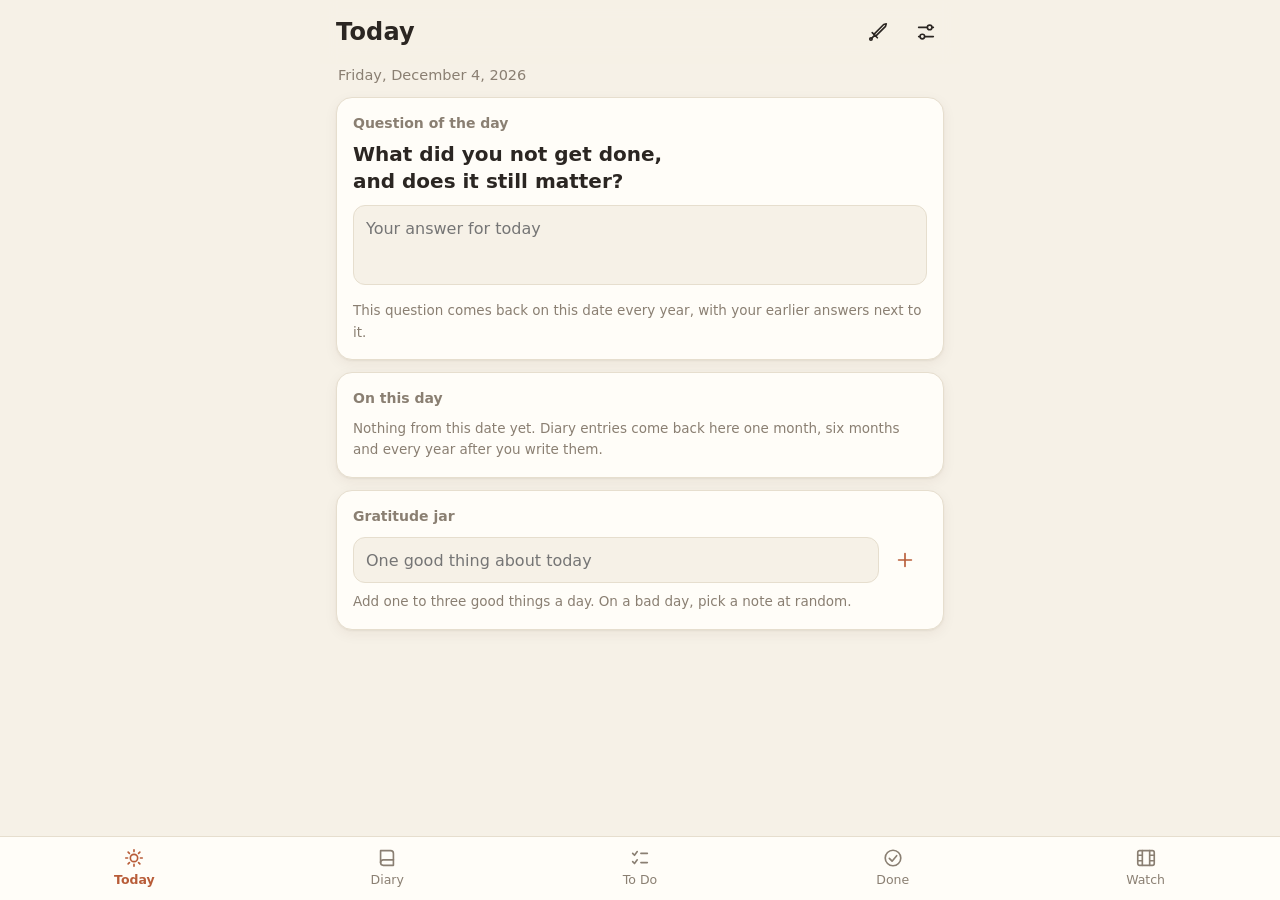
<file: index.html>
<!doctype html>
<html lang="en">
<head>
<meta charset="utf-8">
<meta name="viewport" content="width=device-width, initial-scale=1, viewport-fit=cover">
<title>My Diary</title>
<meta name="theme-color" content="#f6f1e7" media="(prefers-color-scheme: light)">
<meta name="theme-color" content="#1b1814" media="(prefers-color-scheme: dark)">
<link rel="manifest" href="manifest.webmanifest">
<link rel="icon" href="icons/icon-192.png">
<link rel="apple-touch-icon" href="icons/icon-180.png">
<meta name="mobile-web-app-capable" content="yes">
<meta name="apple-mobile-web-app-capable" content="yes">
<meta name="apple-mobile-web-app-status-bar-style" content="default">
<meta name="apple-mobile-web-app-title" content="Diary">
<link rel="stylesheet" href="styles.css">
</head>
<body>
<div id="app"></div>
<input type="file" id="pick-camera" accept="image/*" capture="environment" hidden>
<input type="file" id="pick-gallery" accept="image/*" multiple hidden>
<input type="file" id="pick-file" multiple hidden>
<input type="file" id="pick-import" accept="application/json,.json" hidden>
<script src="todo.js"></script>
<script src="reflect.js"></script>
<script src="watch.js"></script>
<script src="app.js"></script>
</body>
</html>
</file>
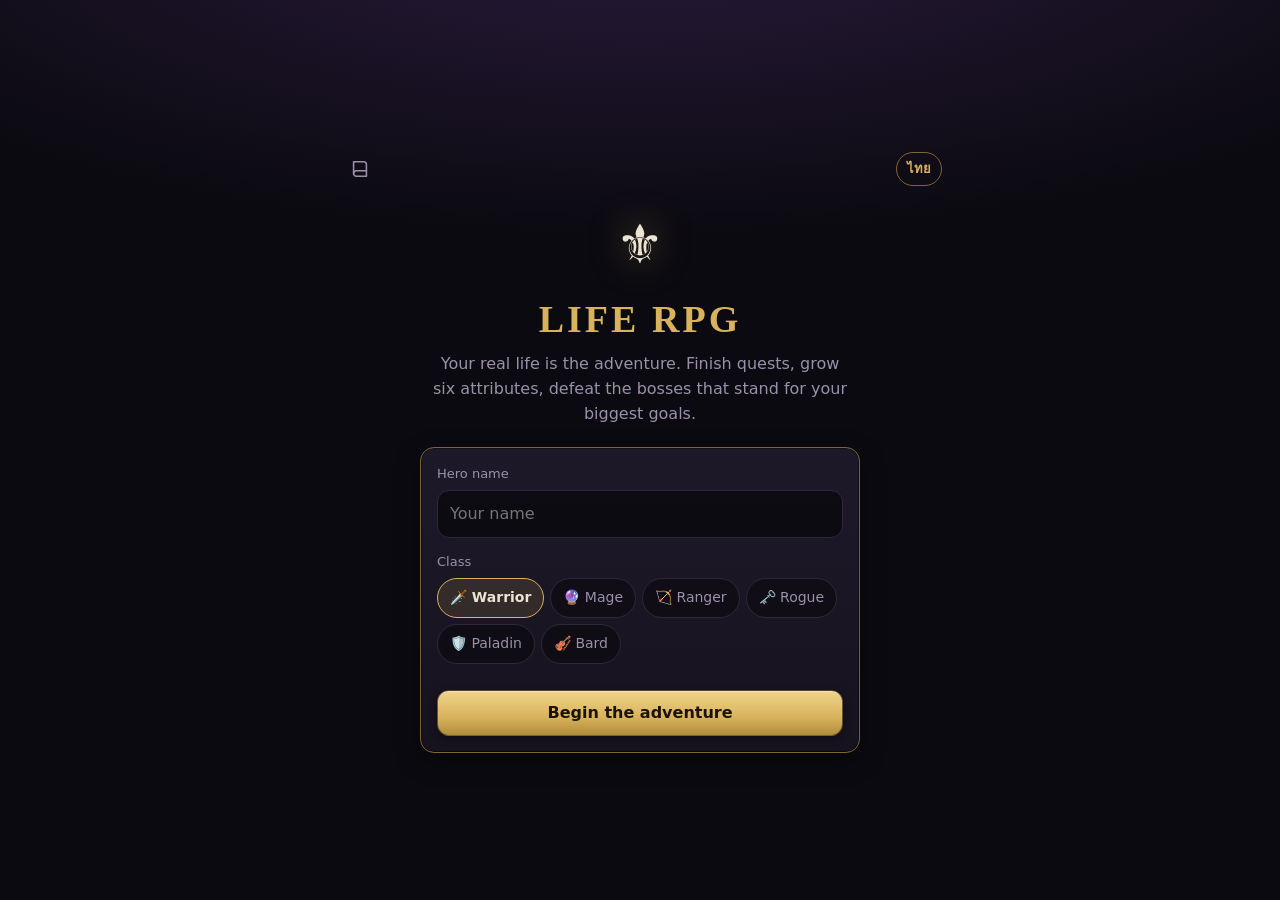
<file: rpg/index.html>
<!doctype html>
<html lang="en">
<head>
<meta charset="utf-8">
<meta name="viewport" content="width=device-width, initial-scale=1, viewport-fit=cover">
<title>Life RPG</title>
<meta name="theme-color" content="#0b0a10">
<link rel="icon" href="icons/icon-192.png">
<link rel="stylesheet" href="styles.css">
</head>
<body>
<div id="app"></div>
<input type="file" id="pick-import" accept="application/json,.json" hidden>
<script src="data.js"></script>
<script src="app.js"></script>
</body>
</html>
</file>
<file: styles.css>
:root {
  --bg: #f6f1e7;
  --card: #fffdf8;
  --ink: #2b2622;
  --muted: #8a7f72;
  --line: #e6dece;
  --accent: #b85c38;
  --accent-ink: #fff;
  --danger: #b3372f;
  --warn: #a8690a;
  --shadow: 0 1px 2px rgba(60, 40, 20, .06), 0 4px 14px rgba(60, 40, 20, .06);
  color-scheme: light dark;
}
@media (prefers-color-scheme: dark) {
  :root {
    --bg: #1b1814;
    --card: #26221d;
    --ink: #ece5d8;
    --muted: #9c9184;
    --line: #3a342c;
    --accent: #e08a63;
    --accent-ink: #1b1814;
    --danger: #ef7d74;
    --warn: #e3b34f;
    --shadow: 0 1px 2px rgba(0, 0, 0, .3);
  }
}

* { box-sizing: border-box; -webkit-tap-highlight-color: transparent; }
html, body { margin: 0; height: 100%; }
body {
  background: var(--bg);
  color: var(--ink);
  font: 16px/1.6 system-ui, -apple-system, "Segoe UI", "Noto Sans Thai", "Leelawadee UI", sans-serif;
  overscroll-behavior-y: none;
}
button, input, textarea { font: inherit; color: inherit; }
button { cursor: pointer; border: 0; background: none; padding: 0; }
svg { width: 22px; height: 22px; fill: none; stroke: currentColor; stroke-width: 1.8; stroke-linecap: round; stroke-linejoin: round; flex: none; }

#app { max-width: 640px; margin: 0 auto; min-height: 100dvh; display: flex; flex-direction: column; }

/* ---------- top bar ---------- */
.top {
  position: sticky; top: 0; z-index: 5;
  display: flex; align-items: center; justify-content: space-between; gap: 8px;
  padding: calc(env(safe-area-inset-top) + 10px) 12px 10px 16px;
  background: color-mix(in srgb, var(--bg) 92%, transparent);
  backdrop-filter: blur(8px); -webkit-backdrop-filter: blur(8px);
}
.top h1 { margin: 0; font-size: 24px; font-weight: 700; letter-spacing: .2px; }
.top h1.long { font-size: 20px; }
.row { display: flex; align-items: center; gap: 4px; }
.row.end { justify-content: flex-end; gap: 8px; }
.icon-btn { width: 44px; height: 44px; border-radius: 50%; display: grid; place-items: center; color: var(--ink); }
.icon-btn:active, .icon-btn.on { background: var(--line); }
.icon-btn.danger { color: var(--danger); }
.icon-btn.flip svg { transform: scaleX(-1); }
a.icon-btn { text-decoration: none; }
.saved { font-size: 13px; color: var(--muted); }

/* ---------- home ---------- */
.search { margin: 0 16px 8px; position: relative; color: var(--muted); }
.search svg { position: absolute; left: 12px; top: 50%; transform: translateY(-50%); width: 18px; height: 18px; }
.search input {
  width: 100%; height: 44px; padding: 0 12px 0 38px;
  border: 1px solid var(--line); border-radius: 12px; background: var(--card); color: var(--ink); outline: none;
}
.search input:focus { border-color: var(--accent); }

/* category colours */
.c-all { --c: var(--ink); }
.c-life { --c: var(--accent); }
.c-health { --c: #2e8b57; }
.c-invest { --c: #2f6fb5; }
.c-work { --c: #7d4fb3; }
@media (prefers-color-scheme: dark) {
  .c-health { --c: #6cc893; }
  .c-invest { --c: #7fb2ee; }
  .c-work { --c: #b99ae8; }
}
.tabs { display: flex; gap: 5px; padding: 2px 12px 8px; overflow-x: auto; scrollbar-width: none; }
.tabs::-webkit-scrollbar { display: none; }
.tabs button, .cats button {
  flex: none; height: 38px; padding: 0 9px; border-radius: 999px; white-space: nowrap; font-size: 14px;
  border: 1px solid var(--line); background: var(--card); color: var(--muted);
  display: inline-flex; align-items: center; gap: 6px;
}
.tabs button::before, .cats button::before, .tag::before { content: ""; width: 8px; height: 8px; border-radius: 50%; background: var(--c); flex: none; }
.tabs .c-all::before { display: none; }
.tabs button.on, .cats button.on { border-color: var(--c); color: var(--ink); font-weight: 600; background: color-mix(in srgb, var(--c) 14%, var(--card)); }
.cats { display: flex; gap: 6px; flex-wrap: wrap; margin: 8px 0 2px; }
.tag { display: inline-flex; align-items: center; gap: 5px; margin-top: 8px; font-size: 12.5px; color: var(--muted); }

.cal { margin: 4px 16px 8px; padding: 8px 10px 12px; background: var(--card); border: 1px solid var(--line); border-radius: 16px; }
.cal-head { display: flex; align-items: center; justify-content: space-between; }
.cal-grid { display: grid; grid-template-columns: repeat(7, 1fr); gap: 2px; text-align: center; }
.cal-grid.dow { font-size: 12px; color: var(--muted); margin-bottom: 2px; }
.cal-grid button { height: 40px; border-radius: 50%; position: relative; font-size: 15px; justify-self: center; width: 40px; }
.cal-grid button.today { font-weight: 700; color: var(--accent); }
.cal-grid button.has::after { content: ""; position: absolute; left: 50%; bottom: 5px; width: 5px; height: 5px; margin-left: -2.5px; border-radius: 50%; background: var(--accent); }
.cal-grid button.sel { background: var(--accent); color: var(--accent-ink); }
.cal-grid button.sel::after { background: var(--accent-ink); }

.list { flex: 1; padding: 0 16px calc(env(safe-area-inset-bottom) + 100px); }
.month { margin: 18px 2px 8px; font-size: 14px; font-weight: 600; color: var(--muted); }
.chip-row { margin: 6px 0 2px; }
.chip { display: inline-flex; align-items: center; gap: 4px; padding: 4px 6px 4px 12px; border-radius: 999px; background: var(--line); font-size: 14px; }
.chip button { width: 28px; height: 28px; display: grid; place-items: center; }
.chip svg { width: 16px; height: 16px; }

.card {
  display: flex; gap: 12px; padding: 14px; margin-bottom: 10px;
  background: var(--card); border: 1px solid var(--line); border-radius: 16px; box-shadow: var(--shadow);
  cursor: pointer;
}
.card:active { transform: scale(.99); }
.card .date { flex: none; width: 44px; text-align: center; line-height: 1.15; }
.card .date b { display: block; font-size: 26px; font-weight: 700; color: var(--accent); }
.card .date span { font-size: 12px; color: var(--muted); }
.card .body { flex: 1; min-width: 0; }
.card-head { display: flex; align-items: flex-start; gap: 8px; }
.card h3 { margin: 0; flex: 1; font-size: 16px; font-weight: 600; overflow-wrap: anywhere; }
.card .mood { font-size: 18px; line-height: 1.3; }
.card p {
  margin: 2px 0 0; color: var(--muted); font-size: 14.5px; white-space: pre-line; overflow-wrap: anywhere;
  display: -webkit-box; -webkit-line-clamp: 3; -webkit-box-orient: vertical; overflow: hidden;
}
.card p.solo { color: var(--ink); font-size: 15.5px; }
.thumbs { display: flex; gap: 6px; margin-top: 10px; }
.thumbs img, .thumbs .more { width: 56px; height: 56px; border-radius: 10px; object-fit: cover; }
.thumbs .more { display: grid; place-items: center; background: var(--line); font-size: 14px; color: var(--muted); }
.files { display: flex; align-items: center; gap: 4px; margin-top: 8px; font-size: 13px; color: var(--muted); }
.files svg { width: 15px; height: 15px; }

.empty { text-align: center; color: var(--muted); padding: 64px 24px; }
.empty b { display: block; color: var(--ink); font-size: 18px; margin-bottom: 4px; }

.fab {
  position: fixed; right: max(20px, calc(50% - 300px)); bottom: calc(env(safe-area-inset-bottom) + 24px);
  width: 60px; height: 60px; border-radius: 50%; display: grid; place-items: center;
  background: var(--accent); color: var(--accent-ink); box-shadow: 0 6px 18px rgba(120, 60, 30, .35);
}
.fab svg { width: 28px; height: 28px; stroke-width: 2.2; }
.fab:active { transform: scale(.95); }

/* ---------- folders ---------- */
.folders { padding-top: 0; }
.cats.folders { margin-top: 6px; }
.folders button::before { display: none; }
.folders button svg { width: 16px; height: 16px; }
.folders button.add { border-style: dashed; color: var(--c, var(--accent)); background: none; }

/* ---------- reminder banner ---------- */
.remind {
  display: flex; align-items: center; gap: 10px; width: calc(100% - 32px); min-height: 46px; margin: 0 16px 10px; padding: 8px 12px;
  border-radius: 12px; text-align: left; font-size: 14.5px; font-weight: 600;
  background: color-mix(in srgb, var(--warn) 14%, var(--card)); border: 1px solid color-mix(in srgb, var(--warn) 45%, var(--line));
}
.remind span { flex: 1; }
.remind svg:first-child { color: var(--warn); }
.remind svg:last-child { width: 16px; height: 16px; transform: scaleX(-1); color: var(--muted); }

.text-input { width: 100%; height: 48px; padding: 0 12px; border: 1px solid var(--line); border-radius: 12px; background: var(--bg); outline: none; }
.text-input:focus, .select:focus { border-color: var(--accent); }
.select { height: 44px; max-width: 58%; padding: 0 8px; border: 1px solid var(--line); border-radius: 12px; background: var(--card); color: var(--ink); outline: none; }
.btn.block { width: 100%; }
.btn.danger { color: var(--danger); }

/* ---------- bottom nav ---------- */
.bottom-nav {
  position: fixed; left: 0; right: 0; bottom: 0; z-index: 6; display: flex; justify-content: center;
  padding: 4px 8px calc(env(safe-area-inset-bottom) + 4px);
  background: var(--card); border-top: 1px solid var(--line);
}
.bottom-nav button { flex: 1; min-width: 0; max-width: 320px; display: flex; flex-direction: column; align-items: center; gap: 1px; padding: 6px 4px; border-radius: 12px; font-size: 12.5px; color: var(--muted); }
.bottom-nav button.on { color: var(--accent); font-weight: 600; }
.bottom-nav em { font-style: normal; font-size: 11px; padding: 0 6px; border-radius: 999px; background: var(--accent); color: var(--accent-ink); }
.bottom-nav ~ .toast { bottom: calc(env(safe-area-inset-bottom) + 150px); }
.fab { bottom: calc(env(safe-area-inset-bottom) + 80px) !important; }
.list { padding-bottom: calc(env(safe-area-inset-bottom) + 160px) !important; }

/* ---------- to do ---------- */
.progress-card { background: var(--card); border: 1px solid var(--line); border-radius: 16px; padding: 14px 16px; margin: 4px 0 12px; box-shadow: var(--shadow); }
.pc-head { display: flex; align-items: baseline; justify-content: space-between; gap: 8px; font-size: 14.5px; color: var(--muted); }
.pc-head b { font-size: 24px; color: var(--ink); font-variant-numeric: tabular-nums; }
.progress-card small { display: block; margin-top: 8px; color: var(--muted); font-size: 13.5px; }
.bar { height: 10px; border-radius: 999px; background: var(--line); overflow: hidden; margin-top: 6px; }
.bar i { display: block; height: 100%; border-radius: 999px; background: var(--c, var(--accent)); transition: width .25s; }
.bar.sm { height: 6px; margin: 6px 0 2px; }
.late { color: var(--danger); font-weight: 600; }
.soon { color: var(--warn); font-weight: 600; }

.todo { display: flex; align-items: flex-start; gap: 4px; padding: 6px 12px 6px 4px; margin-bottom: 8px; background: var(--card); border: 1px solid var(--line); border-radius: 16px; }
.todo .body { flex: 1; min-width: 0; padding: 9px 0; cursor: pointer; }
.todo h3 { margin: 0; font-size: 16px; font-weight: 500; overflow-wrap: anywhere; }
.todo.done h3, .step.done span { text-decoration: line-through; color: var(--muted); }
.todo .meta { display: flex; flex-wrap: wrap; align-items: center; gap: 4px 12px; margin-top: 2px; font-size: 13px; color: var(--muted); }
.todo .meta .tag { margin-top: 0; }
.check { flex: none; width: 44px; height: 44px; display: grid; place-items: center; color: transparent; }
.check::before { content: ""; grid-area: 1 / 1; width: 24px; height: 24px; border-radius: 50%; border: 2px solid var(--muted); }
.check svg { grid-area: 1 / 1; width: 15px; height: 15px; stroke-width: 3; z-index: 1; }
.check.on { color: var(--card); }
.check.on::before { background: var(--c, var(--accent)); border-color: var(--c, var(--accent)); }
.done-toggle { display: flex; align-items: center; gap: 4px; min-height: 44px; margin-top: 4px; padding: 0 4px; color: var(--muted); font-size: 14.5px; font-weight: 600; }
.done-toggle svg { width: 16px; height: 16px; transform: rotate(180deg); transition: transform .15s; }
.done-toggle.open svg { transform: rotate(270deg); }
.done-add { margin: 4px 0 12px; }
.empty.compact { padding: 20px; }

.due-row { margin-top: 6px; gap: 2px; flex-wrap: wrap; }
.link { white-space: nowrap; min-height: 44px; padding: 0 8px; color: var(--muted); font-size: 14px; text-decoration: underline; }
.sub { margin: 16px 0 4px; font-size: 14px; font-weight: 600; color: var(--muted); }
.mark-done { display: flex; align-items: center; gap: 2px; width: 100%; min-height: 44px; margin: 8px 0 -8px -10px; text-align: left; font-size: 15px; }
.mark-done.on { font-weight: 600; }
.mark-done .check { width: 40px; height: 40px; }
.step { display: flex; align-items: center; margin-left: -10px; border-bottom: 1px solid var(--line); }
.step span { flex: 1; min-width: 0; padding: 10px 0; overflow-wrap: anywhere; cursor: pointer; }
.step .x { color: var(--muted); }
.step .x svg { width: 16px; height: 16px; }
.step-add { display: flex; align-items: center; gap: 4px; margin-top: 4px; }
.step-add input { flex: 1; min-width: 0; height: 46px; padding: 0 12px; border: 1px solid var(--line); border-radius: 12px; background: var(--card); outline: none; }
.step-add input:focus, .note:focus { border-color: var(--accent); }
.step-add .icon-btn { color: var(--accent); }
.note { width: 100%; min-height: 80px; padding: 10px 12px; border: 1px solid var(--line); border-radius: 12px; background: var(--card); outline: none; resize: none; line-height: 1.6; }

/* ---------- editor ---------- */
.editor { flex: 1; padding: 0 20px 24px; display: flex; flex-direction: column; }
.date-pick { position: relative; align-self: flex-start; display: inline-flex; align-items: center; gap: 6px; padding: 6px 12px; margin-left: -12px; border-radius: 999px; color: var(--accent); font-weight: 600; }
.date-pick svg { width: 18px; height: 18px; }
.date-pick input { position: absolute; inset: 0; width: 100%; height: 100%; opacity: 0; cursor: pointer; }
.moods { display: flex; gap: 6px; margin: 8px 0 6px; }
.moods button { width: 44px; height: 44px; border-radius: 50%; font-size: 24px; filter: grayscale(1); opacity: .5; }
.moods button.on { filter: none; opacity: 1; background: var(--line); }
.e-title { border: 0; outline: 0; background: none; font-size: 22px; font-weight: 700; padding: 8px 0 4px; width: 100%; }
#e-text { border: 0; outline: 0; background: none; resize: none; width: 100%; min-height: 22dvh; padding: 4px 0; font-size: 17px; line-height: 1.75; }
.e-title::placeholder, #e-text::placeholder { color: var(--muted); opacity: .7; }

.atts { display: grid; grid-template-columns: repeat(3, 1fr); gap: 8px; margin-top: 12px; }
.att { position: relative; border-radius: 12px; overflow: hidden; background: var(--card); border: 1px solid var(--line); cursor: pointer; }
.att.img { aspect-ratio: 1; }
.att.img img { width: 100%; height: 100%; object-fit: cover; display: block; }
.att.file { grid-column: 1 / -1; display: flex; align-items: center; gap: 10px; padding: 10px 48px 10px 12px; }
.att.file div { min-width: 0; line-height: 1.3; }
.att.file b { display: block; font-weight: 500; font-size: 15px; white-space: nowrap; overflow: hidden; text-overflow: ellipsis; }
.att.file small { color: var(--muted); }
.att.busy { grid-column: 1 / -1; padding: 12px; text-align: center; color: var(--muted); font-size: 14px; border-style: dashed; cursor: default; }
.att .x { position: absolute; top: 4px; right: 4px; width: 32px; height: 32px; border-radius: 50%; display: grid; place-items: center; background: rgba(0, 0, 0, .55); color: #fff; }
.att.file .x { top: 50%; transform: translateY(-50%); right: 8px; background: none; color: var(--muted); }
.att .x svg { width: 16px; height: 16px; }

.toolbar {
  position: sticky; bottom: 0; display: flex; justify-content: space-around;
  padding: 6px 8px calc(env(safe-area-inset-bottom) + 6px);
  background: var(--card); border-top: 1px solid var(--line);
}
.toolbar button { flex: 1; display: flex; flex-direction: column; align-items: center; gap: 2px; padding: 8px 4px; border-radius: 12px; font-size: 12.5px; color: var(--ink); }
.toolbar button:active { background: var(--line); }
.toolbar svg { color: var(--accent); width: 24px; height: 24px; }

/* ---------- viewer ---------- */
.viewer { position: fixed; inset: 0; z-index: 20; background: #000; color: #fff; display: flex; flex-direction: column; }
.viewer-bar { display: flex; align-items: center; gap: 8px; padding: calc(env(safe-area-inset-top) + 6px) 8px 6px; }
.viewer-bar span { flex: 1; text-align: center; font-size: 14px; white-space: nowrap; overflow: hidden; text-overflow: ellipsis; opacity: .8; }
.viewer-bar .icon-btn { color: #fff; }
.viewer-bar .icon-btn:active { background: rgba(255, 255, 255, .15); }
.viewer-body { flex: 1; min-height: 0; display: grid; place-items: center; padding-bottom: env(safe-area-inset-bottom); }
.viewer-body img, .viewer-body video { max-width: 100%; max-height: 100%; object-fit: contain; }
.viewer-body audio { width: 90%; }

/* ---------- settings ---------- */
.settings { padding: 0 16px calc(env(safe-area-inset-bottom) + 32px); }
.settings section { background: var(--card); border: 1px solid var(--line); border-radius: 16px; padding: 14px 16px; margin-bottom: 12px; }
.settings h2 { margin: 0 0 8px; font-size: 14px; font-weight: 600; color: var(--muted); }
.settings p { margin: 6px 0 0; font-size: 13.5px; color: var(--muted); }
.set-row { display: flex; align-items: center; justify-content: space-between; gap: 12px; min-height: 44px; }
.set-row + .set-row { border-top: 1px solid var(--line); }
.btn { height: 44px; padding: 0 18px; border-radius: 12px; background: var(--accent); color: var(--accent-ink); font-weight: 600; white-space: nowrap; }
.btn.ghost { background: none; color: var(--accent); border: 1px solid var(--line); }
.btn:active { opacity: .8; }
.btn:disabled { opacity: .5; }
.switch { appearance: none; -webkit-appearance: none; width: 50px; height: 30px; border-radius: 999px; background: var(--line); position: relative; flex: none; transition: background .15s; cursor: pointer; }
.switch::after { content: ""; position: absolute; top: 3px; left: 3px; width: 24px; height: 24px; border-radius: 50%; background: #fff; transition: transform .15s; box-shadow: 0 1px 3px rgba(0, 0, 0, .3); }
.switch:checked { background: var(--accent); }
.switch:checked::after { transform: translateX(20px); }

/* ---------- lock / modal / toast ---------- */
.lock { flex: 1; display: flex; flex-direction: column; align-items: center; justify-content: center; gap: 8px; padding: 24px; text-align: center; }
.lock-icon { width: 72px; height: 72px; border-radius: 50%; display: grid; place-items: center; background: var(--card); border: 1px solid var(--line); color: var(--accent); }
.lock-icon svg { width: 30px; height: 30px; }
.lock h1 { margin: 4px 0 12px; }
.lock form { display: flex; flex-direction: column; gap: 10px; width: min(260px, 100%); }
.pin-input { height: 52px; border: 1px solid var(--line); border-radius: 12px; background: var(--card); text-align: center; font-size: 22px; letter-spacing: 6px; outline: none; width: 100%; }
.pin-input:focus { border-color: var(--accent); }
.err { color: var(--danger); font-size: 14px; min-height: 22px; margin: 0; }

.modal { position: fixed; inset: 0; z-index: 30; background: rgba(0, 0, 0, .45); display: grid; place-items: center; padding: 24px; }
.sheet { width: min(340px, 100%); background: var(--card); border-radius: 18px; padding: 20px; display: flex; flex-direction: column; gap: 14px; }
.sheet h3 { margin: 0; font-size: 18px; }
.sheet p { margin: 0; color: var(--muted); font-size: 14.5px; }

/* ---------- movies & animation ---------- */
.watch-search { margin: 0 0 8px; }
.watch-tabs { margin: 0 -16px; padding-left: 16px; padding-right: 16px; }
.watch-tabs small, .cats small { font-size: 12px; opacity: .7; }
.watch-tabs svg, .cats svg { width: 15px; height: 15px; }
.watch-tabs:not(.folders) button::before { display: none; }
.watch-bar { display: flex; align-items: center; justify-content: space-between; gap: 10px; margin: 2px 2px 10px; font-size: 13.5px; color: var(--muted); }
.watch-bar .select { height: 36px; font-size: 13.5px; }
.posters { display: grid; grid-template-columns: repeat(auto-fill, minmax(104px, 1fr)); gap: 14px 10px; }
.poster { min-width: 0; cursor: pointer; }
.poster:active { transform: scale(.98); }
.poster-img { position: relative; aspect-ratio: 2 / 3; border-radius: 12px; overflow: hidden; display: grid; place-items: center; background: var(--card); border: 1px solid var(--line); box-shadow: var(--shadow); color: var(--muted); }
.poster-img img { width: 100%; height: 100%; object-fit: cover; display: block; }
.poster-img span svg { width: 34px; height: 34px; opacity: .5; }
.poster-img .fav { position: absolute; top: 6px; right: 6px; width: 26px; height: 26px; border-radius: 50%; display: grid; place-items: center; background: rgba(0, 0, 0, .55); color: #ff7b8a; }
.poster-img .fav svg { width: 15px; height: 15px; fill: currentColor; }
.poster-img em { position: absolute; left: 0; right: 0; bottom: 0; padding: 3px 6px; font-style: normal; font-size: 11.5px; font-weight: 600; text-align: center; color: #fff; background: rgba(0, 0, 0, .62); }
.poster h3 { margin: 6px 0 0; font-size: 13.5px; font-weight: 600; line-height: 1.3; overflow-wrap: anywhere; display: -webkit-box; -webkit-line-clamp: 2; -webkit-box-orient: vertical; overflow: hidden; }
.poster small { font-size: 12px; color: var(--muted); }
.stars { display: inline-flex; font-size: 13px; line-height: 1.2; }
.stars i, .rate-star i { position: relative; display: inline-block; font-style: normal; }
.stars i::before, .rate-star i::before { content: "\2605"; color: var(--line); }
.stars i::after, .rate-star i::after { content: "\2605"; position: absolute; left: 0; top: 0; width: var(--f, 0%); overflow: hidden; color: #e0a020; }
.rate { display: flex; align-items: center; gap: 2px; margin: 6px 0 4px -4px; }
.rate-star { position: relative; font-size: 38px; line-height: 1; padding: 3px 2px; }
.rate-star button { position: absolute; top: 0; bottom: 0; width: 50%; }
.rate-star button:first-of-type { left: 0; }
.rate-star button:last-of-type { right: 0; }
.rate b { margin-left: 10px; font-size: 14.5px; font-weight: 600; color: var(--muted); }
.cats button.on svg { fill: currentColor; }
.editor > .hint { margin: 0 0 8px; }

/* ---------- today: question, on this day, gratitude jar ---------- */
.today-date { margin: 0 2px 10px; color: var(--muted); font-size: 14.5px; }
.panel { background: var(--card); border: 1px solid var(--line); border-radius: 16px; padding: 14px 16px 16px; margin-bottom: 12px; box-shadow: var(--shadow); }
.panel-head { display: flex; align-items: baseline; justify-content: space-between; gap: 8px; }
.panel h2 { margin: 0; font-size: 14px; font-weight: 600; color: var(--muted); }
.panel .note, .panel .step-add input { background: var(--bg); }
.panel .card { box-shadow: none; background: var(--bg); margin-bottom: 8px; }
.question { margin: 6px 0 10px; font-size: 20px; font-weight: 700; line-height: 1.35; text-wrap: balance; }
.hint { margin: 8px 0 0; font-size: 13.5px; color: var(--muted); }
.past { margin-top: 10px; padding-left: 12px; border-left: 3px solid var(--accent); }
.past b { font-size: 13px; color: var(--accent); }
.past p { margin: 0; white-space: pre-line; overflow-wrap: anywhere; }
.mem-label { margin: 12px 0 6px; font-size: 15px; font-weight: 600; }
.mem-label span { font-weight: 400; font-size: 13.5px; color: var(--muted); margin-left: 4px; }
.grat { display: flex; align-items: center; gap: 4px; border-bottom: 1px solid var(--line); }
.grat span { flex: 1; min-width: 0; padding: 10px 0; overflow-wrap: anywhere; }
.grat small { display: block; color: var(--muted); font-size: 12.5px; }
.grat .x { color: var(--muted); margin-right: -10px; }
.grat .x svg { width: 16px; height: 16px; }
.panel .step-add { margin-top: 10px; }
.jar-pick { margin-top: 12px; }
.jar-note .jar-text { color: var(--ink); font-size: 19px; font-weight: 600; line-height: 1.45; overflow-wrap: anywhere; }

.toast {
  position: fixed; left: 50%; bottom: calc(env(safe-area-inset-bottom) + 100px); transform: translateX(-50%);
  z-index: 40; max-width: 86vw; padding: 10px 16px; border-radius: 12px;
  background: var(--ink); color: var(--bg); font-size: 14.5px; text-align: center;
}
</file>
<file: rpg/styles.css>
/* Life RPG: dark fantasy. One theme only, dark by design. */
:root {
  --bg: #0b0a10;
  --panel: #16121e;
  --panel-2: #1e1929;
  --ink: #ebe4d2;
  --muted: #9b90aa;
  --line: #2e2739;
  --gold: #d8b25c;
  --gold-dim: #7d6532;
  --hp: #c8402f;
  --danger: #e2685a;
  --display: "Cinzel", "Trajan Pro", "Palatino Linotype", Palatino, Georgia, "Noto Serif Thai", "Leelawadee UI", serif;
  color-scheme: dark;
}
* { box-sizing: border-box; -webkit-tap-highlight-color: transparent; }
html, body { margin: 0; min-height: 100%; }
body {
  background: var(--bg) radial-gradient(120% 60% at 50% -10%, #2a1b3d 0%, transparent 60%) fixed no-repeat;
  color: var(--ink);
  font: 16px/1.55 system-ui, -apple-system, "Segoe UI", "Noto Sans Thai", "Leelawadee UI", sans-serif;
  overscroll-behavior-y: none;
}
button, input { font: inherit; color: inherit; }
button { cursor: pointer; border: 0; background: none; padding: 0; text-align: inherit; }
h1, h2, h3, h4, p { margin: 0; }
svg { width: 22px; height: 22px; fill: none; stroke: currentColor; stroke-width: 1.7; stroke-linecap: round; stroke-linejoin: round; flex: none; }

#app { max-width: 640px; margin: 0 auto; min-height: 100dvh; display: flex; flex-direction: column; }
.row { display: flex; align-items: center; gap: 8px; }
.row.end { justify-content: flex-end; }
.grow { flex: 1; }

/* ---------- top bar ---------- */
.top {
  position: sticky; top: 0; z-index: 5; display: flex; align-items: center; gap: 8px;
  padding: calc(env(safe-area-inset-top) + 10px) 12px 10px 16px;
  background: color-mix(in srgb, var(--bg) 88%, transparent); backdrop-filter: blur(10px); -webkit-backdrop-filter: blur(10px);
  border-bottom: 1px solid var(--line);
}
.top h1 { flex: 1; font: 700 21px/1.2 var(--display); letter-spacing: .06em; color: var(--gold); text-transform: uppercase; }
.purse { font-weight: 700; font-variant-numeric: tabular-nums; color: var(--gold); white-space: nowrap; }
.lang { height: 34px; min-width: 44px; padding: 0 10px; border: 1px solid var(--gold-dim); border-radius: 999px; font-size: 13px; font-weight: 600; color: var(--gold); text-align: center; }
.icon-btn { width: 44px; height: 44px; border-radius: 50%; display: grid; place-items: center; color: var(--muted); }
.icon-btn:active { background: var(--line); }
.top .icon-btn:first-child { margin-left: -10px; }
a.icon-btn { text-decoration: none; }

.page { flex: 1; padding: 14px 14px calc(env(safe-area-inset-bottom) + 110px); display: flex; flex-direction: column; gap: 12px; }
.date-line { color: var(--muted); font-size: 14px; padding: 0 2px; }

/* ---------- framed panel ---------- */
.frame {
  position: relative; padding: 16px; border-radius: 14px;
  background: linear-gradient(180deg, var(--panel-2), var(--panel));
  border: 1px solid var(--gold-dim);
  box-shadow: inset 0 0 0 1px #0008, inset 0 1px 0 #ffffff0d, 0 8px 24px #0006;
}
.frame > h3 { font: 600 13px/1.3 var(--display); letter-spacing: .14em; text-transform: uppercase; color: var(--gold); margin-bottom: 10px; display: flex; align-items: center; gap: 10px; }
.frame > h3::after { content: ""; flex: 1; height: 1px; background: linear-gradient(90deg, var(--gold-dim), transparent); }
.hint { margin-top: 10px; font-size: 13.5px; color: var(--muted); }

/* ---------- bars ---------- */
.bar { height: 10px; border-radius: 999px; background: #0009; box-shadow: inset 0 0 0 1px var(--line); overflow: hidden; }
.bar i { display: block; height: 100%; border-radius: 999px; background: linear-gradient(90deg, color-mix(in srgb, var(--c, var(--gold)) 60%, #000), var(--c, var(--gold))); box-shadow: 0 0 10px color-mix(in srgb, var(--c, var(--gold)) 70%, transparent); transition: width .35s; }
.bar.hp { --c: var(--hp); }
.bar.xp { --c: var(--gold); }
.meter label { display: flex; justify-content: space-between; font-size: 13px; color: var(--muted); margin-bottom: 4px; }
.meter b { color: var(--ink); font-variant-numeric: tabular-nums; }

/* attribute colours */
.s-str { --c: #e0705c; } .s-int { --c: #6ea8e6; } .s-wlt { --c: #d8b25c; }
.s-cre { --c: #b98ae0; } .s-spi { --c: #5fc9ae; } .s-cha { --c: #ea8fb4; }

/* ---------- hero ---------- */
.hero-card { display: grid; grid-template-columns: auto 1fr; gap: 12px 14px; align-items: center; }
.hero-card .meter, .rest-note { grid-column: 1 / -1; }
.avatar { position: relative; width: 76px; height: 76px; border-radius: 50%; display: grid; place-items: center; font-size: 36px; background: radial-gradient(circle at 50% 35%, #3a2a52, #120e1a); border: 2px solid var(--gold); box-shadow: 0 0 18px #d8b25c55, inset 0 0 12px #000; }
.avatar b { position: absolute; right: -6px; bottom: -4px; min-width: 30px; height: 30px; padding: 0 6px; border-radius: 999px; display: grid; place-items: center; font: 700 14px var(--display); color: #1a1408; background: linear-gradient(180deg, #f0d48a, var(--gold)); border: 1px solid #0008; }
.who h2 { font: 700 22px/1.2 var(--display); letter-spacing: .03em; overflow-wrap: anywhere; }
.who p { color: var(--muted); font-size: 14px; }
.rest-note { font-size: 13.5px; color: var(--gold); }

.stats { display: grid; grid-template-columns: 1fr 1fr; gap: 12px 14px; }
.stat { display: flex; gap: 10px; align-items: flex-start; min-width: 0; }
.stat > div { flex: 1; min-width: 0; }
.stat-icon { font-size: 22px; line-height: 1.2; }
.stat label { display: flex; justify-content: space-between; gap: 6px; font-size: 14px; margin-bottom: 4px; }
.stat label span { overflow: hidden; text-overflow: ellipsis; white-space: nowrap; }
.stat label b { color: var(--c); white-space: nowrap; }
.stat small { display: block; margin-top: 3px; font-size: 11.5px; color: var(--muted); font-variant-numeric: tabular-nums; }

.today-row { display: flex; justify-content: space-between; align-items: center; width: 100%; min-height: 44px; border-bottom: 1px solid var(--line); }
.today-row:last-child { border-bottom: 0; }
.today-row b { color: var(--gold); font-variant-numeric: tabular-nums; }
.log-row { display: flex; align-items: baseline; gap: 10px; padding: 7px 0; border-bottom: 1px solid var(--line); font-size: 14.5px; }
.log-row:last-child { border-bottom: 0; }
.log-row p { flex: 1; min-width: 0; overflow-wrap: anywhere; }
.log-row b { white-space: nowrap; font-size: 13px; color: var(--gold); font-variant-numeric: tabular-nums; }
.log-row b.neg { color: var(--danger); }

/* ---------- quests ---------- */
.quest { display: flex; align-items: flex-start; gap: 2px; margin: 0 -6px; padding: 4px 0; border-bottom: 1px solid var(--line); }
.quest-body { flex: 1; min-width: 0; padding: 9px 0; }
.quest h4 { font-size: 16px; font-weight: 500; overflow-wrap: anywhere; }
.quest.done h4 { color: var(--muted); text-decoration: line-through; }
.quest.off { opacity: .55; }
.quest p { display: flex; flex-wrap: wrap; align-items: center; gap: 4px 10px; margin-top: 3px; font-size: 13px; color: var(--muted); }
.pill { color: var(--c); }
.reward { font-variant-numeric: tabular-nums; }
.streak { color: #f0a050; font-weight: 600; }
.check { flex: none; width: 46px; height: 46px; display: grid; place-items: center; color: transparent; }
.check::before { content: ""; grid-area: 1 / 1; width: 26px; height: 26px; border-radius: 7px; border: 2px solid var(--c, var(--gold)); transform: rotate(45deg) scale(.82); transition: background .15s; }
.check svg { grid-area: 1 / 1; width: 15px; height: 15px; stroke-width: 3; z-index: 1; }
.check.on { color: #14101c; }
.check.on::before { background: var(--c, var(--gold)); box-shadow: 0 0 12px var(--c, var(--gold)); }
.check.idle::before { border-style: dashed; border-color: var(--muted); }
.link-state { font-weight: 600; color: var(--muted); }
.link-state.linked { color: #5fc9ae; }

/* ---------- bosses ---------- */
.boss { display: grid; grid-template-columns: auto 1fr; gap: 12px 14px; align-items: center; }
.boss-art { width: 84px; height: 84px; border-radius: 16px; display: grid; place-items: center; font-size: 46px; background: radial-gradient(circle at 50% 40%, #4a1620, #120a10); border: 1px solid #7a2a2a; box-shadow: 0 0 22px #c8402f44, inset 0 0 16px #000; }
.boss-info { min-width: 0; display: flex; flex-direction: column; gap: 6px; }
.boss h2, .empty h2 { font: 700 19px/1.25 var(--display); overflow-wrap: anywhere; }
.boss-info p { font-size: 13px; color: var(--muted); }
.boss .link { grid-column: 1 / -1; justify-self: end; }
.link { min-height: 36px; padding: 0 4px; font-size: 13.5px; color: var(--muted); text-decoration: underline; }
.empty { text-align: center; display: flex; flex-direction: column; align-items: center; gap: 10px; }
.empty p { color: var(--muted); font-size: 14.5px; }

/* ---------- shop ---------- */
.ware { display: flex; align-items: center; gap: 12px; padding: 10px 0; border-bottom: 1px solid var(--line); }
.ware > div, .ware-body { flex: 1; min-width: 0; }
.ware-icon { font-size: 26px; }
.ware h4 { font-size: 16px; font-weight: 500; overflow-wrap: anywhere; }
.ware p { font-size: 13px; color: var(--muted); }
.btn.price { padding: 0 14px; font-variant-numeric: tabular-nums; }

/* ---------- badges ---------- */
.badges { display: grid; grid-template-columns: repeat(auto-fill, minmax(140px, 1fr)); gap: 10px; }
.badge { padding: 14px 10px; border-radius: 14px; text-align: center; background: var(--panel); border: 1px solid var(--line); opacity: .55; }
.badge span { font-size: 32px; display: block; filter: grayscale(1); }
.badge h4 { font: 600 14px/1.3 var(--display); margin: 6px 0 2px; }
.badge p { font-size: 12.5px; color: var(--muted); }
.badge.on { opacity: 1; border-color: var(--gold-dim); background: linear-gradient(180deg, var(--panel-2), var(--panel)); box-shadow: 0 0 18px #d8b25c22; }
.badge.on span { filter: none; }
.badge.on h4 { color: var(--gold); }

/* ---------- buttons ---------- */
.btn { height: 46px; padding: 0 18px; border-radius: 12px; display: inline-flex; align-items: center; justify-content: center; gap: 8px; font-weight: 700; white-space: nowrap; color: #1a1408; background: linear-gradient(180deg, #f0d48a, var(--gold) 60%, #b08c3c); border: 1px solid #0008; box-shadow: inset 0 1px 0 #fff5, 0 2px 8px #0006; }
.btn svg { width: 18px; height: 18px; stroke-width: 2.2; }
.btn.ghost { background: none; color: var(--gold); border: 1px solid var(--gold-dim); box-shadow: none; }
.btn.danger { background: none; color: var(--danger); border: 1px solid color-mix(in srgb, var(--danger) 50%, transparent); box-shadow: none; }
.btn.block { width: 100%; }
.frame .btn.block { margin-top: 12px; }
.btn:active { transform: translateY(1px); }
.btn:disabled { opacity: .4; filter: grayscale(.6); cursor: default; }

.fab { position: fixed; right: max(18px, calc(50% - 302px)); bottom: calc(env(safe-area-inset-bottom) + 84px); z-index: 6; width: 58px; height: 58px; border-radius: 50%; display: grid; place-items: center; color: #1a1408; background: linear-gradient(180deg, #f0d48a, var(--gold)); box-shadow: 0 0 22px #d8b25c66, 0 6px 16px #000a; }
.fab svg { width: 28px; height: 28px; stroke-width: 2.4; }

/* ---------- bottom nav ---------- */
.bottom-nav { position: fixed; left: 0; right: 0; bottom: 0; z-index: 6; display: flex; justify-content: center; padding: 4px 6px calc(env(safe-area-inset-bottom) + 4px); background: #100d17f2; border-top: 1px solid var(--gold-dim); backdrop-filter: blur(10px); -webkit-backdrop-filter: blur(10px); }
.bottom-nav button { flex: 1; max-width: 128px; display: flex; flex-direction: column; align-items: center; gap: 2px; padding: 7px 2px; font-size: 11.5px; color: var(--muted); text-align: center; }
.bottom-nav button.on { color: var(--gold); font-weight: 600; }
.bottom-nav button.on svg { filter: drop-shadow(0 0 6px #d8b25c88); }
.bottom-nav em { font-style: normal; font-size: 10.5px; padding: 0 5px; border-radius: 999px; background: var(--hp); color: #fff; }

/* ---------- settings ---------- */
.set-row { display: flex; align-items: center; justify-content: space-between; gap: 12px; min-height: 48px; }
.set-row + .set-row { border-top: 1px solid var(--line); }
.set-row span { min-width: 0; overflow-wrap: anywhere; }
.switch { appearance: none; -webkit-appearance: none; width: 50px; height: 30px; border-radius: 999px; background: var(--line); position: relative; flex: none; transition: background .15s; cursor: pointer; margin: 0; }
.switch::after { content: ""; position: absolute; top: 3px; left: 3px; width: 24px; height: 24px; border-radius: 50%; background: #ddd; transition: transform .15s; }
.switch:checked { background: var(--gold); }
.switch:checked::after { transform: translateX(20px); background: #1a1408; }

/* ---------- welcome ---------- */
.welcome { flex: 1; display: flex; flex-direction: column; align-items: center; justify-content: center; gap: 12px; padding: 28px 18px; text-align: center; }
.welcome-bar { align-self: stretch; }
.crest { font-size: 54px; filter: drop-shadow(0 0 18px #d8b25c88); }
.welcome h1 { font: 700 38px/1.1 var(--display); letter-spacing: .08em; color: var(--gold); text-transform: uppercase; }
.welcome > p { max-width: 420px; color: var(--muted); }
.welcome form { width: min(440px, 100%); margin-top: 8px; text-align: left; display: flex; flex-direction: column; gap: 14px; }

/* ---------- forms, modal, toast ---------- */
.field { display: flex; flex-direction: column; gap: 6px; }
.field > span { font-size: 13px; color: var(--muted); }
.field input[type=text], .field input[type=number] { width: 100%; height: 48px; padding: 0 12px; border-radius: 12px; border: 1px solid var(--line); background: #0008; outline: none; }
.field input:focus { border-color: var(--gold); }
.chips { display: flex; flex-wrap: wrap; gap: 6px; }
.chips label { position: relative; }
.chips input { position: absolute; opacity: 0; inset: 0; margin: 0; cursor: pointer; }
.chips span { display: inline-flex; align-items: center; min-height: 40px; padding: 0 12px; border-radius: 999px; border: 1px solid var(--line); background: #0006; font-size: 14px; color: var(--muted); white-space: nowrap; }
.chips input:checked + span { border-color: var(--gold); color: var(--ink); background: #d8b25c22; font-weight: 600; }
.chips input:focus-visible + span { outline: 2px solid var(--gold); outline-offset: 2px; }

.modal { position: fixed; inset: 0; z-index: 30; background: #000b; display: grid; place-items: center; padding: 18px; overflow-y: auto; }
.sheet { width: min(420px, 100%); padding: 20px; border-radius: 16px; display: flex; flex-direction: column; gap: 14px; background: linear-gradient(180deg, var(--panel-2), var(--panel)); border: 1px solid var(--gold-dim); box-shadow: 0 0 40px #000, 0 0 30px #d8b25c22; }
.sheet h3 { font: 700 18px/1.3 var(--display); color: var(--gold); letter-spacing: .04em; }
.sheet p { color: var(--muted); font-size: 14.5px; overflow-wrap: anywhere; }
.sheet .row.end { flex-wrap: wrap; margin-top: 4px; }
.glory-row { display: flex; align-items: center; gap: 14px; }
.glory-icon { font-size: 40px; filter: drop-shadow(0 0 14px #d8b25c99); }
.glory { animation: rise .35s ease-out; }
@keyframes rise { from { transform: translateY(14px) scale(.96); opacity: 0; } }
@media (prefers-reduced-motion: reduce) { .glory { animation: none; } .bar i { transition: none; } }

.toast { position: fixed; left: 50%; bottom: calc(env(safe-area-inset-bottom) + 150px); transform: translateX(-50%); z-index: 40; max-width: 86vw; padding: 10px 18px; border-radius: 999px; background: #1a1408; color: var(--gold); border: 1px solid var(--gold-dim); font-weight: 600; font-size: 14.5px; text-align: center; box-shadow: 0 0 20px #d8b25c33; }
</file>
